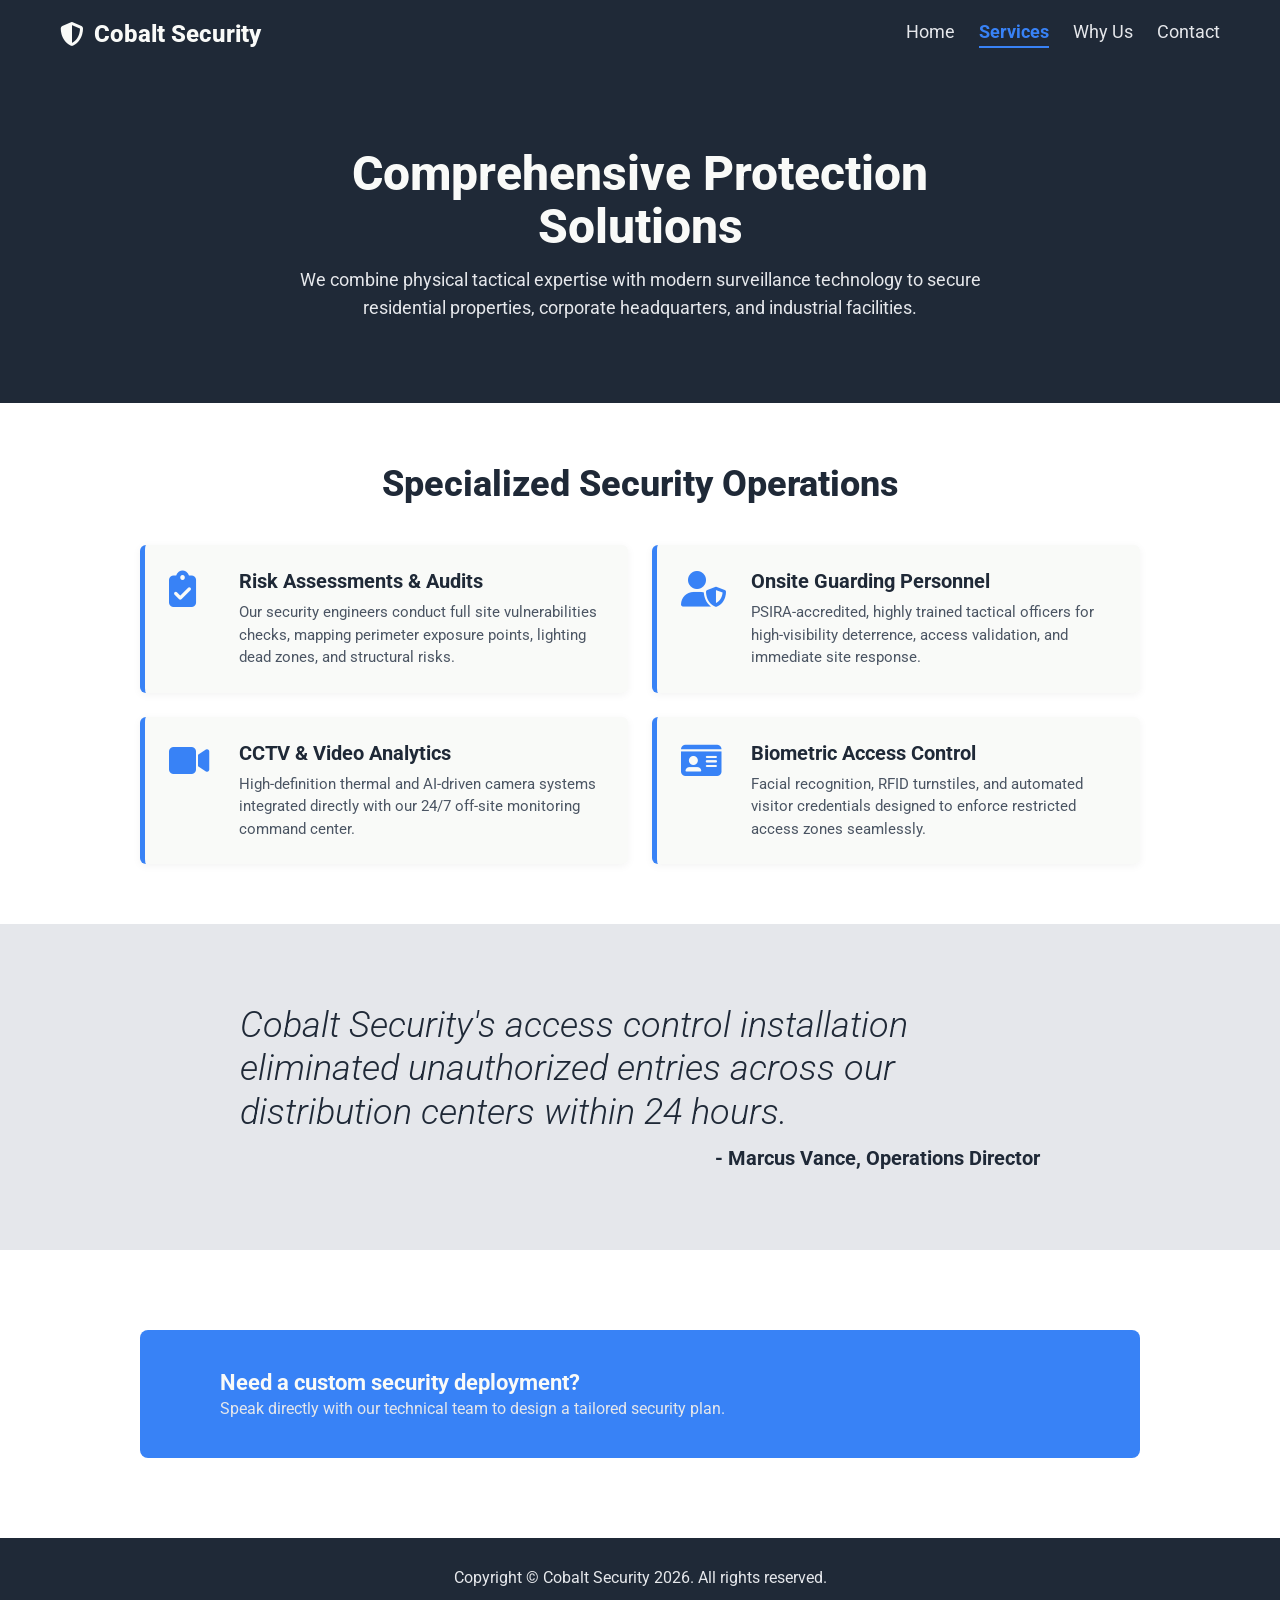
<file: services.html>
<!DOCTYPE html>
<html lang="en">
<head>
  <meta charset="UTF-8">
  <meta name="viewport" content="width=device-width, initial-scale=1.0">
  <title>Cobalt Security - Our Services</title>
  <link rel="stylesheet" href="https://cdnjs.cloudflare.com/ajax/libs/font-awesome/6.5.1/css/all.min.css">
  <link rel="stylesheet" href="style.css">
</head>
<body>

  <header class="navbar">
    <div class="nav-container">
      <div class="header-logo">
        <i class="fa-solid fa-shield-halved"></i> Cobalt Security
      </div>
      <input type="checkbox" id="menu-toggle" class="menu-toggle">
      <label for="menu-toggle" class="burger-icon" aria-label="Toggle Navigation">
        <i class="fa-solid fa-bars"></i>
      </label>
      <nav class="nav-links">
        <a href="index.html">Home</a>
        <a href="services.html" class="active">Services</a>
        <a href="why-us.html">Why Us</a>
        <a href="contact.html">Contact</a>
      </nav>
    </div>
  </header>

  <main>
    <section class="hero">
      <div class="hero-container hero-centered">
        <div class="hero-text">
          <h1>Comprehensive Protection Solutions</h1>
          <p>We combine physical tactical expertise with modern surveillance technology to secure residential properties, corporate headquarters, and industrial facilities.</p>
        </div>
      </div>
    </section>

    <section class="info-section">
      <h2>Specialized Security Operations</h2>
      <div class="services-detail-grid">
        
        <div class="service-detail-card">
          <div class="service-icon-wrapper">
            <i class="fa-solid fa-clipboard-check"></i>
          </div>
          <div class="service-content">
            <h3>Risk Assessments & Audits</h3>
            <p>Our security engineers conduct full site vulnerabilities checks, mapping perimeter exposure points, lighting dead zones, and structural risks.</p>
          </div>
        </div>

        <div class="service-detail-card">
          <div class="service-icon-wrapper">
            <i class="fa-solid fa-user-shield"></i>
          </div>
          <div class="service-content">
            <h3>Onsite Guarding Personnel</h3>
            <p>PSIRA-accredited, highly trained tactical officers for high-visibility deterrence, access validation, and immediate site response.</p>
          </div>
        </div>

        <div class="service-detail-card">
          <div class="service-icon-wrapper">
            <i class="fa-solid fa-video"></i>
          </div>
          <div class="service-content">
            <h3>CCTV & Video Analytics</h3>
            <p>High-definition thermal and AI-driven camera systems integrated directly with our 24/7 off-site monitoring command center.</p>
          </div>
        </div>

        <div class="service-detail-card">
          <div class="service-icon-wrapper">
            <i class="fa-solid fa-id-card"></i>
          </div>
          <div class="service-content">
            <h3>Biometric Access Control</h3>
            <p>Facial recognition, RFID turnstiles, and automated visitor credentials designed to enforce restricted access zones seamlessly.</p>
          </div>
        </div>

      </div>
    </section>

    <section class="quote-section">
      <div class="quote-container">
        <blockquote class="quote-text">
          Cobalt Security's access control installation eliminated unauthorized entries across our distribution centers within 24 hours.
        </blockquote>
        <p class="quote-author">- Marcus Vance, Operations Director</p>
      </div>
    </section>

    <section class="cta-section">
      <div class="cta-box">
        <div class="cta-text">
          <h3>Need a custom security deployment?</h3>
          <p>Speak directly with our technical team to design a tailored security plan.</p>
        </div>
      </div>
    </section>
  </main>

  <footer class="footer">
    <p>Copyright © Cobalt Security 2026. All rights reserved.</p>
  </footer>

</body>
</html>
</file>
<file: style.css>
@import url('https://fonts.googleapis.com/css2?family=Roboto:ital,wght@0,300;0,400;0,700;0,800;1,300&display=swap');

* {
  margin: 0;
  padding: 0;
  box-sizing: border-box;
}

body {
  font-family: 'Roboto', sans-serif;
  color: #1F2937;
  display: flex;
  flex-direction: column;
  min-height: 100vh;
  background-color: #ffffff;
}

main {
  flex: 1;
}

.navbar {
  background-color: #1F2937;
  padding: 20px 0;
  position: relative;
  transition: background 0.3s ease;
}

.nav-container {
  max-width: 1200px;
  margin: 0 auto;
  padding: 0 20px;
  display: flex;
  justify-content: space-between;
  align-items: center;
}

.header-logo {
  font-size: 24px;
  font-weight: 800;
  color: #F9FAF8;
  display: flex;
  align-items: center;
  gap: 10px;
}

.nav-links {
  display: flex;
  gap: 24px;
}

.nav-links a {
  text-decoration: none;
  font-size: 18px;
  color: #E5E7EB;
  padding-bottom: 4px;
  transition: color 0.2s ease, border-bottom 0.2s ease;
}

.nav-links a:hover,
.nav-links a.active {
  color: #3882F6;
  font-weight: 700;
  border-bottom: 2px solid #3882F6;
}

.menu-toggle, 
.burger-icon {
  display: none;
}

.hero {
  background-color: #1F2937;
  padding: 80px 0;
}

.hero-container {
  max-width: 1200px;
  margin: 0 auto;
  padding: 0 20px;
  display: flex;
  align-items: center;
  gap: 40px;
}

.hero-text {
  flex: 1;
}

.hero-text h1 {
  font-size: 48px;
  font-weight: 800;
  color: #F9FAF8;
  line-height: 1.1;
  margin-bottom: 12px;
}

.hero-text p {
  font-size: 18px;
  color: #E5E7EB;
  margin-bottom: 18px;
  line-height: 1.5;
}

.hero-image-wrapper {
  flex: 1;
  display: flex;
  justify-content: center;
}

.responsive-img {
  width: 100%;
  height: 300px;
  object-fit: cover;
  border-radius: 8px;
}

.hero-container.hero-centered {
  max-width: 800px;
  text-align: center;
  justify-content: center;
}

.hero-container.hero-centered .hero-text p {
  margin-bottom: 0;
  line-height: 1.6;
}

.btn {
  display: inline-block;
  padding: 10px 32px;
  background-color: #3882F6;
  color: #F9FAF8;
  font-weight: 700;
  text-decoration: none;
  border-radius: 8px;
  text-align: center;
  border: none;
  cursor: pointer;
  transition: opacity 0.2s ease, transform 0.2s ease;
}

.btn:hover {
  opacity: 0.9;
  transform: translateY(-1px);
}

.info-section {
  padding: 60px 20px;
  text-align: center;
}

.info-section h2 {
  font-size: 36px;
  font-weight: 800;
  color: #1F2937;
  margin-bottom: 40px;
}

.card-grid {
  display: flex;
  justify-content: center;
  gap: 32px;
  max-width: 1000px;
  margin: 0 auto;
  flex-wrap: wrap;
}

.card {
  width: 200px;
  display: flex;
  flex-direction: column;
  align-items: center;
  gap: 12px;
}

.img-box {
  width: 160px;
  height: 160px;
  border: 4px solid #3882F6;
  border-radius: 12px;
  background-color: #ffffff;
  display: flex;
  align-items: center;
  justify-content: center;
}

.card-icon {
  font-size: 54px;
  color: #3882F6;
}

.card p {
  font-size: 14px;
  color: #4b5563;
  line-height: 1.4;
}

.services-detail-grid {
  display: flex;
  flex-wrap: wrap;
  gap: 24px;
  max-width: 1000px;
  margin: 0 auto;
  justify-content: center;
}

.service-detail-card {
  flex: 1 1 450px;
  background-color: #F9FAF8;
  border-left: 5px solid #3882F6;
  border-radius: 6px;
  padding: 24px;
  display: flex;
  gap: 20px;
  text-align: left;
  box-shadow: 0 2px 8px rgba(0,0,0,0.05);
  transition: transform 0.2s ease, box-shadow 0.2s ease;
}

.service-detail-card:hover {
  transform: translateY(-2px);
  box-shadow: 0 4px 12px rgba(0,0,0,0.08);
}

.service-icon-wrapper {
  font-size: 36px;
  color: #3882F6;
  min-width: 50px;
}

.service-content h3 {
  font-size: 20px;
  font-weight: 700;
  color: #1F2937;
  margin-bottom: 8px;
}

.service-content p {
  font-size: 15px;
  color: #4b5563;
  line-height: 1.5;
}

.stats-section {
  background-color: #3882F6;
  padding: 40px 20px;
  color: #F9FAF8;
}

.stats-grid {
  max-width: 1000px;
  margin: 0 auto;
  display: flex;
  justify-content: space-around;
  flex-wrap: wrap;
  gap: 20px;
}

.stat-item {
  display: flex;
  flex-direction: column;
  align-items: center;
}

.stat-number {
  font-size: 36px;
  font-weight: 800;
}

.stat-label {
  font-size: 14px;
  color: #E5E7EB;
}

.process-grid {
  display: flex;
  justify-content: center;
  gap: 24px;
  max-width: 1000px;
  margin: 0 auto;
  flex-wrap: wrap;
}

.process-step {
  flex: 1 1 280px;
  background-color: #F9FAF8;
  padding: 24px;
  border-radius: 8px;
  text-align: left;
  border: 1px solid #E5E7EB;
}

.step-num {
  font-size: 28px;
  font-weight: 800;
  color: #3882F6;
  margin-bottom: 8px;
}

.process-step h3 {
  font-size: 18px;
  color: #1F2937;
  margin-bottom: 8px;
}

.process-step p {
  font-size: 14px;
  color: #4b5563;
  line-height: 1.4;
}

.contact-split-section {
  padding: 60px 20px;
  background-color: #ffffff;
}

.contact-split-container {
  max-width: 1000px;
  margin: 0 auto;
  display: flex;
  gap: 40px;
  flex-wrap: wrap;
}

.contact-info-panel,
.contact-form-panel {
  flex: 1 1 400px;
}

.contact-info-panel h2,
.contact-form-panel h2 {
  font-size: 28px;
  font-weight: 800;
  color: #1F2937;
  margin-bottom: 12px;
}

.panel-desc {
  color: #4b5563;
  margin-bottom: 24px;
}

.info-line {
  display: flex;
  align-items: flex-start;
  gap: 16px;
  margin-bottom: 20px;
}

.info-icon {
  font-size: 22px;
  color: #3882F6;
  margin-top: 2px;
}

.info-line a {
  color: #3882F6;
  text-decoration: none;
}

.info-line a:hover {
  text-decoration: underline;
}

.contact-form {
  display: flex;
  flex-direction: column;
  gap: 16px;
}

.form-group {
  display: flex;
  flex-direction: column;
  gap: 6px;
  text-align: left;
}

.form-group label {
  font-size: 14px;
  font-weight: 700;
  color: #1F2937;
}

.form-group input,
.form-group select,
.form-group textarea {
  padding: 10px;
  border: 1px solid #d1d5db;
  border-radius: 6px;
  font-family: inherit;
  font-size: 14px;
  transition: border-color 0.2s ease;
}

.form-group input:focus,
.form-group select:focus,
.form-group textarea:focus {
  outline: 2px solid #3882F6;
  border-color: transparent;
}

.submit-btn {
  width: 100%;
  margin-top: 8px;
}

.quote-section {
  background-color: #E5E7EB;
  padding: 80px 20px;
}

.quote-container {
  max-width: 800px;
  margin: 0 auto;
}

.quote-text {
  font-size: 36px;
  font-weight: 300;
  font-style: italic;
  color: #1F2937;
  line-height: 1.2;
}

.quote-author {
  text-align: right;
  font-weight: 700;
  font-size: 20px;
  margin-top: 12px;
  color: #1F2937;
}

.cta-section {
  padding: 80px 20px;
}

.cta-box {
  max-width: 1000px;
  margin: 0 auto;
  background-color: #3882F6;
  border-radius: 8px;
  padding: 40px 80px;
  display: flex;
  justify-content: space-between;
  align-items: center;
  color: #F9FAF8;
}

.cta-text h3 {
  font-size: 22px;
  font-weight: 700;
  margin-bottom: 4px;
}

.cta-text p {
  font-size: 16px;
  color: #E5E7EB;
}

.cta-btn {
  border: 2px solid #F9FAF8;
}

.footer {
  background-color: #1F2937;
  color: #E5E7EB;
  text-align: center;
  padding: 30px 20px;
  margin-top: auto;
}

@media (max-width: 768px) {
  .hero-container {
    flex-direction: column;
    text-align: center;
  }

  .cta-box {
    padding: 30px 40px;
    flex-direction: column;
    gap: 20px;
    text-align: center;
  }

  .quote-text {
    font-size: 28px;
  }

  .service-detail-card {
    flex-direction: column;
  }

  .stats-grid {
    flex-direction: column;
    gap: 16px;
  }
}

@media (max-width: 600px) {
  .burger-icon {
    display: block;
    color: #F9FAF8;
    font-size: 24px;
    cursor: pointer;
  }

  .nav-links {
    display: none;
    position: absolute;
    top: 100%;
    left: 0;
    width: 100%;
    background-color: #1F2937;
    flex-direction: column;
    padding: 20px 0;
    align-items: center;
    border-top: 1px solid #374151;
    z-index: 10;
  }

  .nav-links a {
    padding: 10px 0;
  }

  .menu-toggle:checked ~ .nav-links {
    display: flex;
  }

  .hero-text h1 {
    font-size: 32px;
  }

  .info-section h2 {
    font-size: 28px;
  }

  .card-grid {
    flex-direction: column;
    align-items: center;
  }
}
</file>
